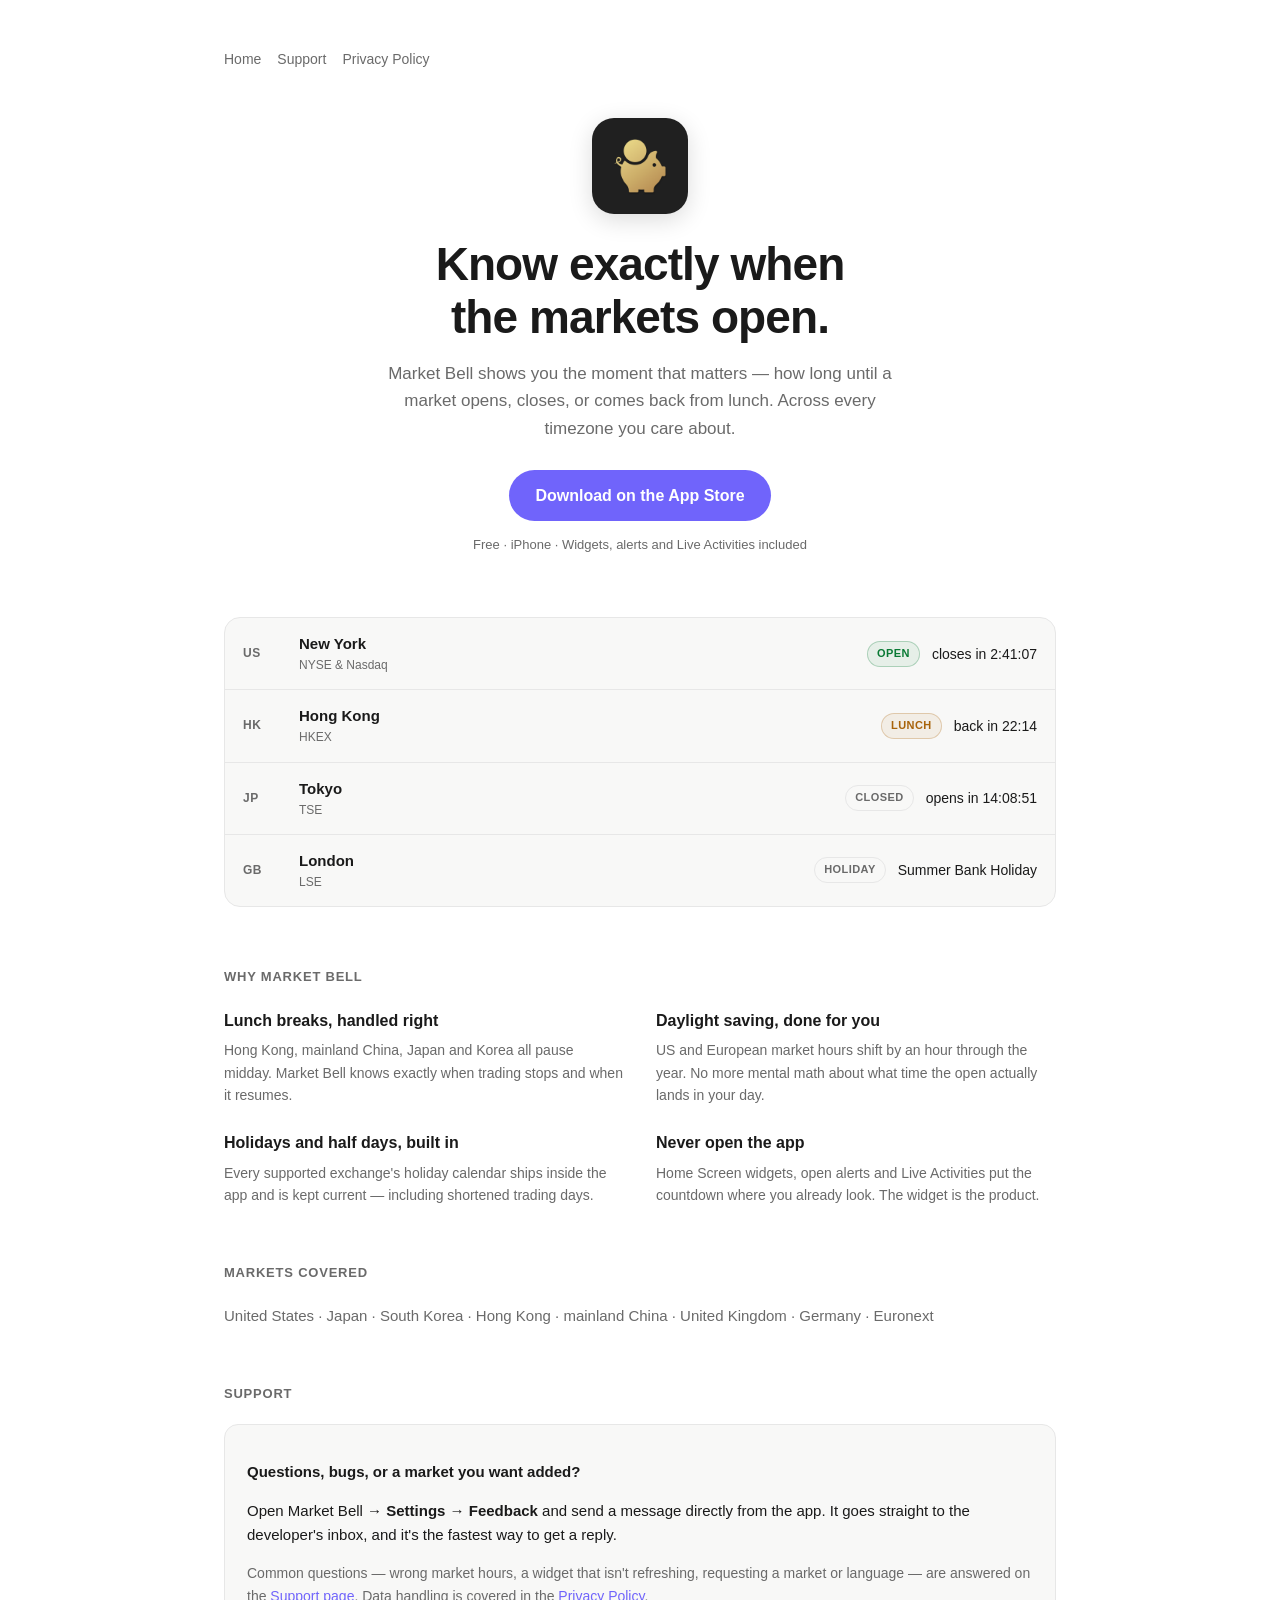
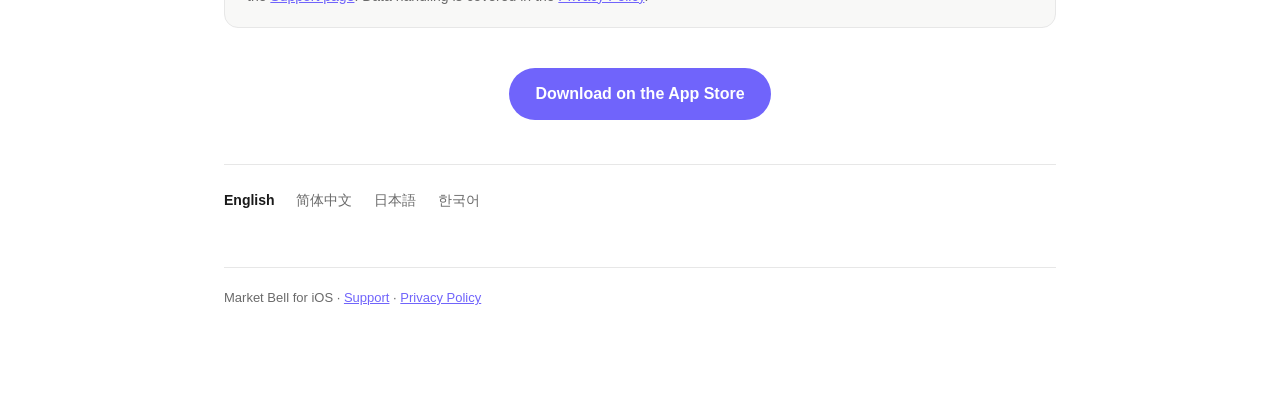
<file: index.html>
<!doctype html>
<html lang="en">
<head>
<meta charset="utf-8">
<meta name="viewport" content="width=device-width, initial-scale=1">
<title>Market Bell — Global Market Open & Close Countdown for iOS</title>
<meta name="description" content="Market Bell tells you at a glance whether a market is open, closed, or about to change. Lunch breaks, daylight saving and exchange holidays are handled automatically. Widgets, alerts and Live Activities included.">
<link rel="canonical" href="https://artzmy.github.io/market-bell-site/">
<link rel="alternate" hreflang="en" href="https://artzmy.github.io/market-bell-site/">
<link rel="alternate" hreflang="zh-Hans" href="https://artzmy.github.io/market-bell-site/zh.html">
<link rel="alternate" hreflang="ja" href="https://artzmy.github.io/market-bell-site/ja.html">
<link rel="alternate" hreflang="ko" href="https://artzmy.github.io/market-bell-site/ko.html">
<link rel="alternate" hreflang="x-default" href="https://artzmy.github.io/market-bell-site/">
<link rel="icon" href="icon.png">

<meta property="og:type" content="website">
<meta property="og:site_name" content="Market Bell">
<meta property="og:locale" content="en_US">
<meta property="og:url" content="https://artzmy.github.io/market-bell-site/">
<meta property="og:title" content="Market Bell — Know exactly when the markets open">
<meta property="og:description" content="Countdowns to every open and close, across every timezone that matters to you. Lunch breaks, daylight saving and exchange holidays handled automatically. Free on the App Store.">
<meta property="og:image" content="https://artzmy.github.io/market-bell-site/icon.png">
<meta property="og:image:width" content="512">
<meta property="og:image:height" content="512">
<meta property="og:image:alt" content="Market Bell — Know exactly when the markets open">
<meta name="twitter:card" content="summary_large_image">
<meta name="twitter:title" content="Market Bell — Know exactly when the markets open">
<meta name="twitter:description" content="Countdowns to every open and close, across every timezone that matters to you. Lunch breaks, daylight saving and exchange holidays handled automatically. Free on the App Store.">
<meta name="twitter:image" content="https://artzmy.github.io/market-bell-site/icon.png">
<meta name="twitter:image:alt" content="Market Bell — Know exactly when the markets open">

<link rel="stylesheet" href="style.css">
</head>
<body>
<div class="wrap wide">
  <nav class="top"><a href="./">Home</a><a href="support.html">Support</a><a href="privacy.html">Privacy Policy</a></nav>

  <header class="hero">
    <img class="hero-icon" src="icon.png" alt="Market Bell" width="96" height="96">
    <h1 class="hero-title">Know exactly when<br>the markets open.</h1>
    <p class="hero-sub">Market Bell shows you the moment that matters &mdash; how long until a market opens, closes, or comes back from lunch. Across every timezone you care about.</p>
    <p class="cta">
      <a class="btn" href="https://apps.apple.com/app/id6783567802?ct=site-en">Download on the App Store</a>
    </p>
    <p class="cta-note">Free &middot; iPhone &middot; Widgets, alerts and Live Activities included</p>
  </header>

  <!-- 纯 CSS 画的示意，不是截图 -->
  <section class="mock" aria-label="Example of the market list">
    <div class="mock-row">
      <span class="mock-flag" aria-hidden="true">US</span>
      <span class="mock-name">New York <em>NYSE &amp; Nasdaq</em></span>
      <span class="mock-state open">Open</span>
      <span class="mock-time">closes in 2:41:07</span>
    </div>
    <div class="mock-row">
      <span class="mock-flag" aria-hidden="true">HK</span>
      <span class="mock-name">Hong Kong <em>HKEX</em></span>
      <span class="mock-state lunch">Lunch</span>
      <span class="mock-time">back in 22:14</span>
    </div>
    <div class="mock-row">
      <span class="mock-flag" aria-hidden="true">JP</span>
      <span class="mock-name">Tokyo <em>TSE</em></span>
      <span class="mock-state closed">Closed</span>
      <span class="mock-time">opens in 14:08:51</span>
    </div>
    <div class="mock-row">
      <span class="mock-flag" aria-hidden="true">GB</span>
      <span class="mock-name">London <em>LSE</em></span>
      <span class="mock-state closed">Holiday</span>
      <span class="mock-time">Summer Bank Holiday</span>
    </div>
  </section>

  <section class="features">
    <h2 class="section-title">Why Market Bell</h2>
    <div class="grid">
      <div class="feat">
        <h3>Lunch breaks, handled right</h3>
        <p>Hong Kong, mainland China, Japan and Korea all pause midday. Market Bell knows exactly when trading stops and when it resumes.</p>
      </div>
      <div class="feat">
        <h3>Daylight saving, done for you</h3>
        <p>US and European market hours shift by an hour through the year. No more mental math about what time the open actually lands in your day.</p>
      </div>
      <div class="feat">
        <h3>Holidays and half days, built in</h3>
        <p>Every supported exchange's holiday calendar ships inside the app and is kept current &mdash; including shortened trading days.</p>
      </div>
      <div class="feat">
        <h3>Never open the app</h3>
        <p>Home Screen widgets, open alerts and Live Activities put the countdown where you already look. The widget is the product.</p>
      </div>
    </div>
  </section>

  <section class="markets">
    <h2 class="section-title">Markets covered</h2>
    <p class="market-list">United States &middot; Japan &middot; South Korea &middot; Hong Kong &middot; mainland China &middot; United Kingdom &middot; Germany &middot; Euronext</p>
  </section>

  <section class="support-block">
    <h2 class="section-title">Support</h2>
    <div class="card">
      <p><strong>Questions, bugs, or a market you want added?</strong></p>
      <p>Open Market Bell &rarr; <strong>Settings &rarr; Feedback</strong> and send a message directly from the app. It goes straight to the developer's inbox, and it's the fastest way to get a reply.</p>
      <p class="support-more">Common questions &mdash; wrong market hours, a widget that isn't refreshing, requesting a market or language &mdash; are answered on the <a href="support.html">Support page</a>. Data handling is covered in the <a href="privacy.html">Privacy Policy</a>.</p>
    </div>
  </section>

  <p class="cta cta-bottom">
    <a class="btn" href="https://apps.apple.com/app/id6783567802?ct=site-en-bottom">Download on the App Store</a>
  </p>

  <nav class="langnav"><span class="lang-current">English</span> <a href="zh.html">简体中文</a> <a href="ja.html">日本語</a> <a href="ko.html">한국어</a></nav>

  <footer>Market Bell for iOS &middot; <a href="support.html">Support</a> &middot; <a href="privacy.html">Privacy Policy</a></footer>
</div>
</body>
</html>
</file>
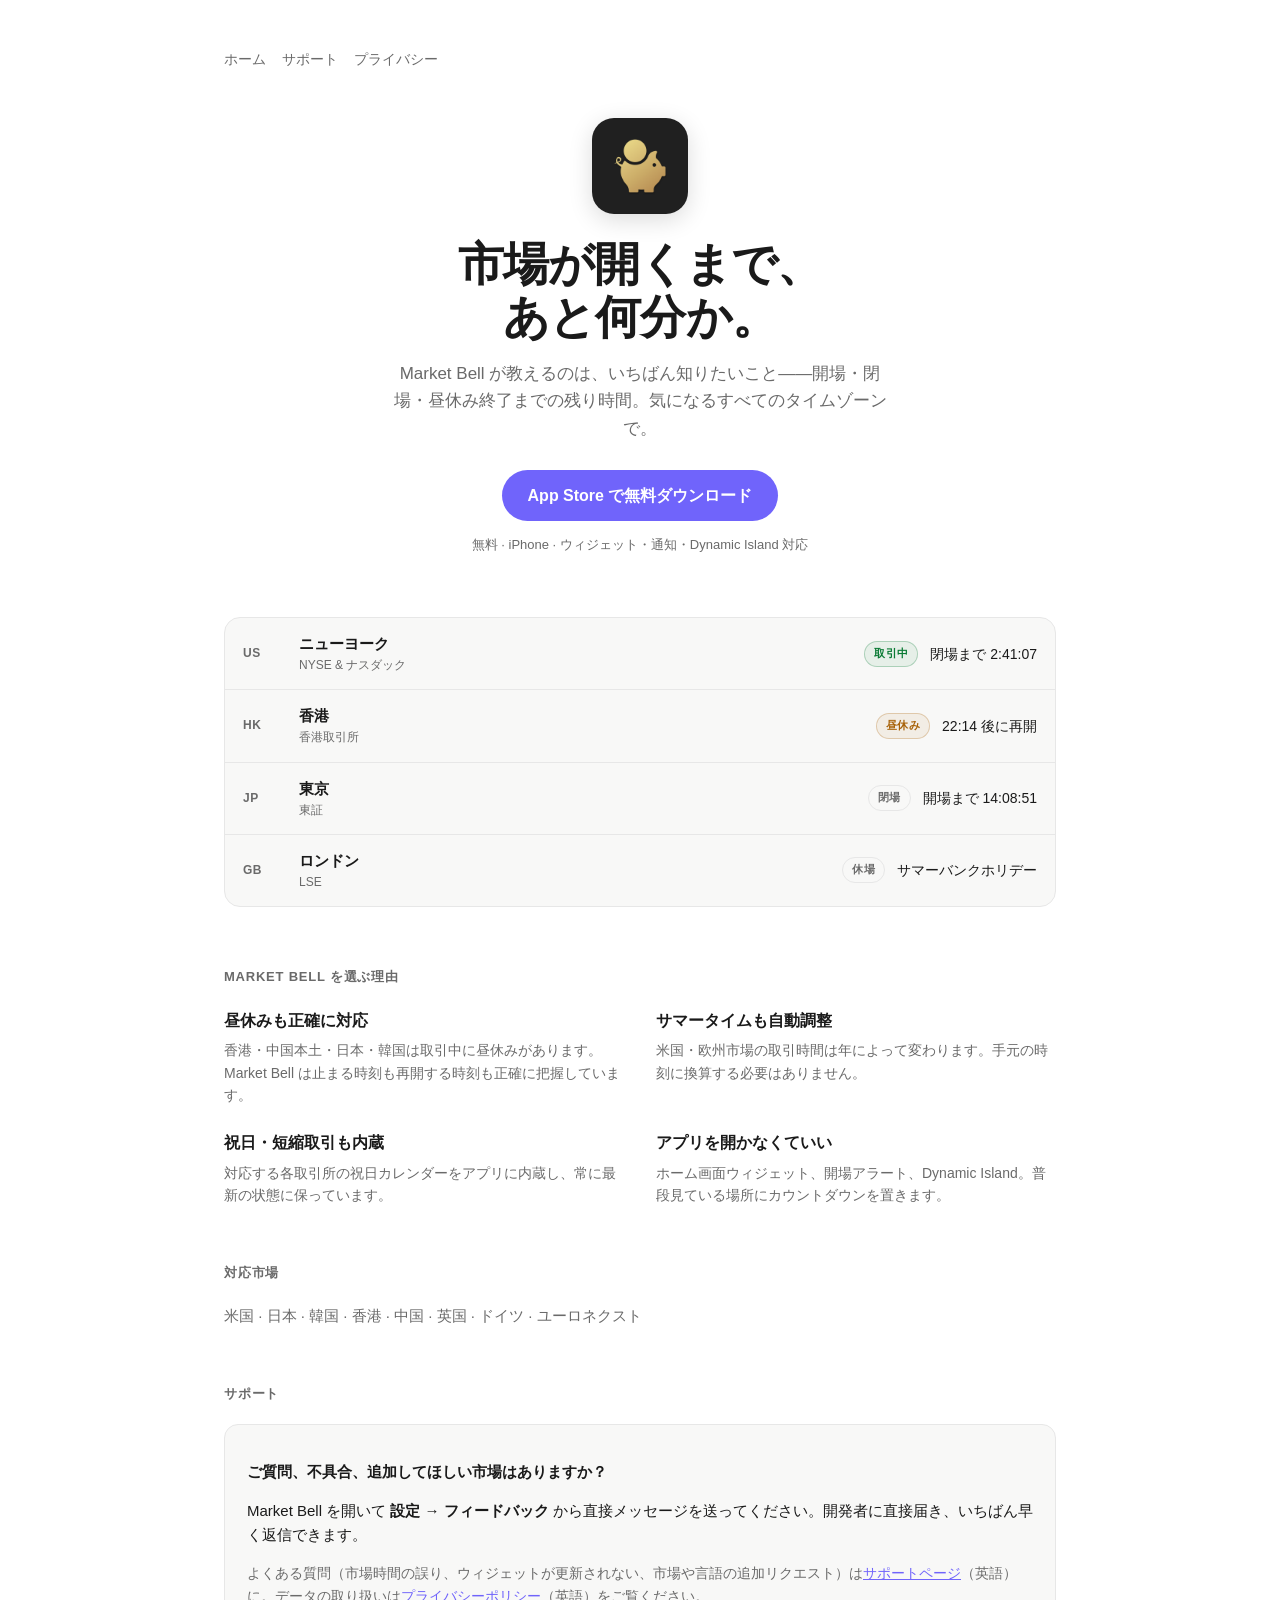
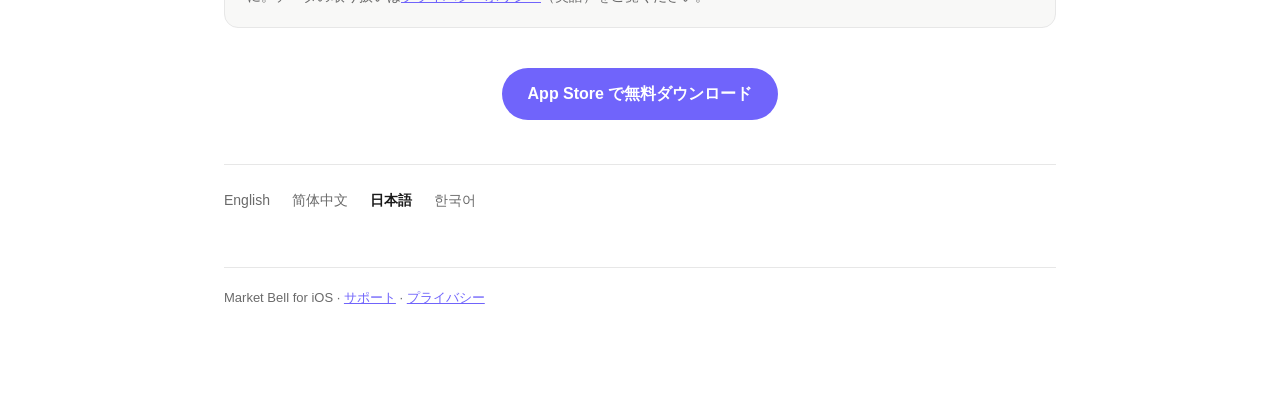
<file: ja.html>
<!doctype html>
<html lang="ja">
<head>
<meta charset="utf-8">
<meta name="viewport" content="width=device-width, initial-scale=1">
<title>Market Bell — 世界の市場の開場・閉場カウントダウン</title>
<meta name="description" content="開場・閉場・昼休み終了までの時間をひと目で。昼休み、サマータイム、祝日はすべて自動で処理。ウィジェット、開場アラート、Dynamic Island に対応。">
<link rel="canonical" href="https://artzmy.github.io/market-bell-site/ja.html">
<link rel="alternate" hreflang="en" href="https://artzmy.github.io/market-bell-site/">
<link rel="alternate" hreflang="zh-Hans" href="https://artzmy.github.io/market-bell-site/zh.html">
<link rel="alternate" hreflang="ja" href="https://artzmy.github.io/market-bell-site/ja.html">
<link rel="alternate" hreflang="ko" href="https://artzmy.github.io/market-bell-site/ko.html">
<link rel="alternate" hreflang="x-default" href="https://artzmy.github.io/market-bell-site/">
<link rel="icon" href="icon.png">

<meta property="og:type" content="website">
<meta property="og:site_name" content="Market Bell">
<meta property="og:locale" content="ja_JP">
<meta property="og:url" content="https://artzmy.github.io/market-bell-site/ja.html">
<meta property="og:title" content="Market Bell — 世界の市場の開場・閉場カウントダウン">
<meta property="og:description" content="開場・閉場・昼休み終了までの残り時間をひと目で。昼休みもサマータイムも祝日も自動で処理します。App Store で無料。">
<meta property="og:image" content="https://artzmy.github.io/market-bell-site/icon.png">
<meta property="og:image:width" content="512">
<meta property="og:image:height" content="512">
<meta property="og:image:alt" content="Market Bell — 世界の市場の開場・閉場カウントダウン">
<meta name="twitter:card" content="summary_large_image">
<meta name="twitter:title" content="Market Bell — 世界の市場の開場・閉場カウントダウン">
<meta name="twitter:description" content="開場・閉場・昼休み終了までの残り時間をひと目で。昼休みもサマータイムも祝日も自動で処理します。App Store で無料。">
<meta name="twitter:image" content="https://artzmy.github.io/market-bell-site/icon.png">
<meta name="twitter:image:alt" content="Market Bell — 世界の市場の開場・閉場カウントダウン">

<link rel="stylesheet" href="style.css">
</head>
<body>
<div class="wrap wide">
  <nav class="top"><a href="ja.html">ホーム</a><a href="support.html">サポート</a><a href="privacy.html">プライバシー</a></nav>

  <header class="hero">
    <img class="hero-icon" src="icon.png" alt="Market Bell" width="96" height="96">
    <h1 class="hero-title">市場が開くまで、<br>あと何分か。</h1>
    <p class="hero-sub">Market Bell が教えるのは、いちばん知りたいこと——開場・閉場・昼休み終了までの残り時間。気になるすべてのタイムゾーンで。</p>
    <p class="cta">
      <a class="btn" href="https://apps.apple.com/app/id6783567802?ct=site-ja">App Store で無料ダウンロード</a>
    </p>
    <p class="cta-note">無料 &middot; iPhone &middot; ウィジェット・通知・Dynamic Island 対応</p>
  </header>

  <!-- 纯 CSS 画的示意，不是截图 -->
  <section class="mock" aria-label="マーケット一覧のイメージ">
    <div class="mock-row">
      <span class="mock-flag" aria-hidden="true">US</span>
      <span class="mock-name">ニューヨーク <em>NYSE &amp; ナスダック</em></span>
      <span class="mock-state open">取引中</span>
      <span class="mock-time">閉場まで 2:41:07</span>
    </div>
    <div class="mock-row">
      <span class="mock-flag" aria-hidden="true">HK</span>
      <span class="mock-name">香港 <em>香港取引所</em></span>
      <span class="mock-state lunch">昼休み</span>
      <span class="mock-time">22:14 後に再開</span>
    </div>
    <div class="mock-row">
      <span class="mock-flag" aria-hidden="true">JP</span>
      <span class="mock-name">東京 <em>東証</em></span>
      <span class="mock-state closed">閉場</span>
      <span class="mock-time">開場まで 14:08:51</span>
    </div>
    <div class="mock-row">
      <span class="mock-flag" aria-hidden="true">GB</span>
      <span class="mock-name">ロンドン <em>LSE</em></span>
      <span class="mock-state closed">休場</span>
      <span class="mock-time">サマーバンクホリデー</span>
    </div>
  </section>

  <section class="features">
    <h2 class="section-title">Market Bell を選ぶ理由</h2>
    <div class="grid">
      <div class="feat">
        <h3>昼休みも正確に対応</h3>
        <p>香港・中国本土・日本・韓国は取引中に昼休みがあります。Market Bell は止まる時刻も再開する時刻も正確に把握しています。</p>
      </div>
      <div class="feat">
        <h3>サマータイムも自動調整</h3>
        <p>米国・欧州市場の取引時間は年によって変わります。手元の時刻に換算する必要はありません。</p>
      </div>
      <div class="feat">
        <h3>祝日・短縮取引も内蔵</h3>
        <p>対応する各取引所の祝日カレンダーをアプリに内蔵し、常に最新の状態に保っています。</p>
      </div>
      <div class="feat">
        <h3>アプリを開かなくていい</h3>
        <p>ホーム画面ウィジェット、開場アラート、Dynamic Island。普段見ている場所にカウントダウンを置きます。</p>
      </div>
    </div>
  </section>

  <section class="markets">
    <h2 class="section-title">対応市場</h2>
    <p class="market-list">米国 &middot; 日本 &middot; 韓国 &middot; 香港 &middot; 中国 &middot; 英国 &middot; ドイツ &middot; ユーロネクスト</p>
  </section>

  <section class="support-block">
    <h2 class="section-title">サポート</h2>
    <div class="card">
      <p><strong>ご質問、不具合、追加してほしい市場はありますか？</strong></p>
      <p>Market Bell を開いて <strong>設定 &rarr; フィードバック</strong> から直接メッセージを送ってください。開発者に直接届き、いちばん早く返信できます。</p>
      <p class="support-more">よくある質問（市場時間の誤り、ウィジェットが更新されない、市場や言語の追加リクエスト）は<a href="support.html">サポートページ</a>（英語）に。データの取り扱いは<a href="privacy.html">プライバシーポリシー</a>（英語）をご覧ください。</p>
    </div>
  </section>

  <p class="cta cta-bottom">
    <a class="btn" href="https://apps.apple.com/app/id6783567802?ct=site-ja-bottom">App Store で無料ダウンロード</a>
  </p>

  <nav class="langnav"><a href="./">English</a> <a href="zh.html">简体中文</a> <span class="lang-current">日本語</span> <a href="ko.html">한국어</a></nav>

  <footer>Market Bell for iOS &middot; <a href="support.html">サポート</a> &middot; <a href="privacy.html">プライバシー</a></footer>
</div>
</body>
</html>
</file>
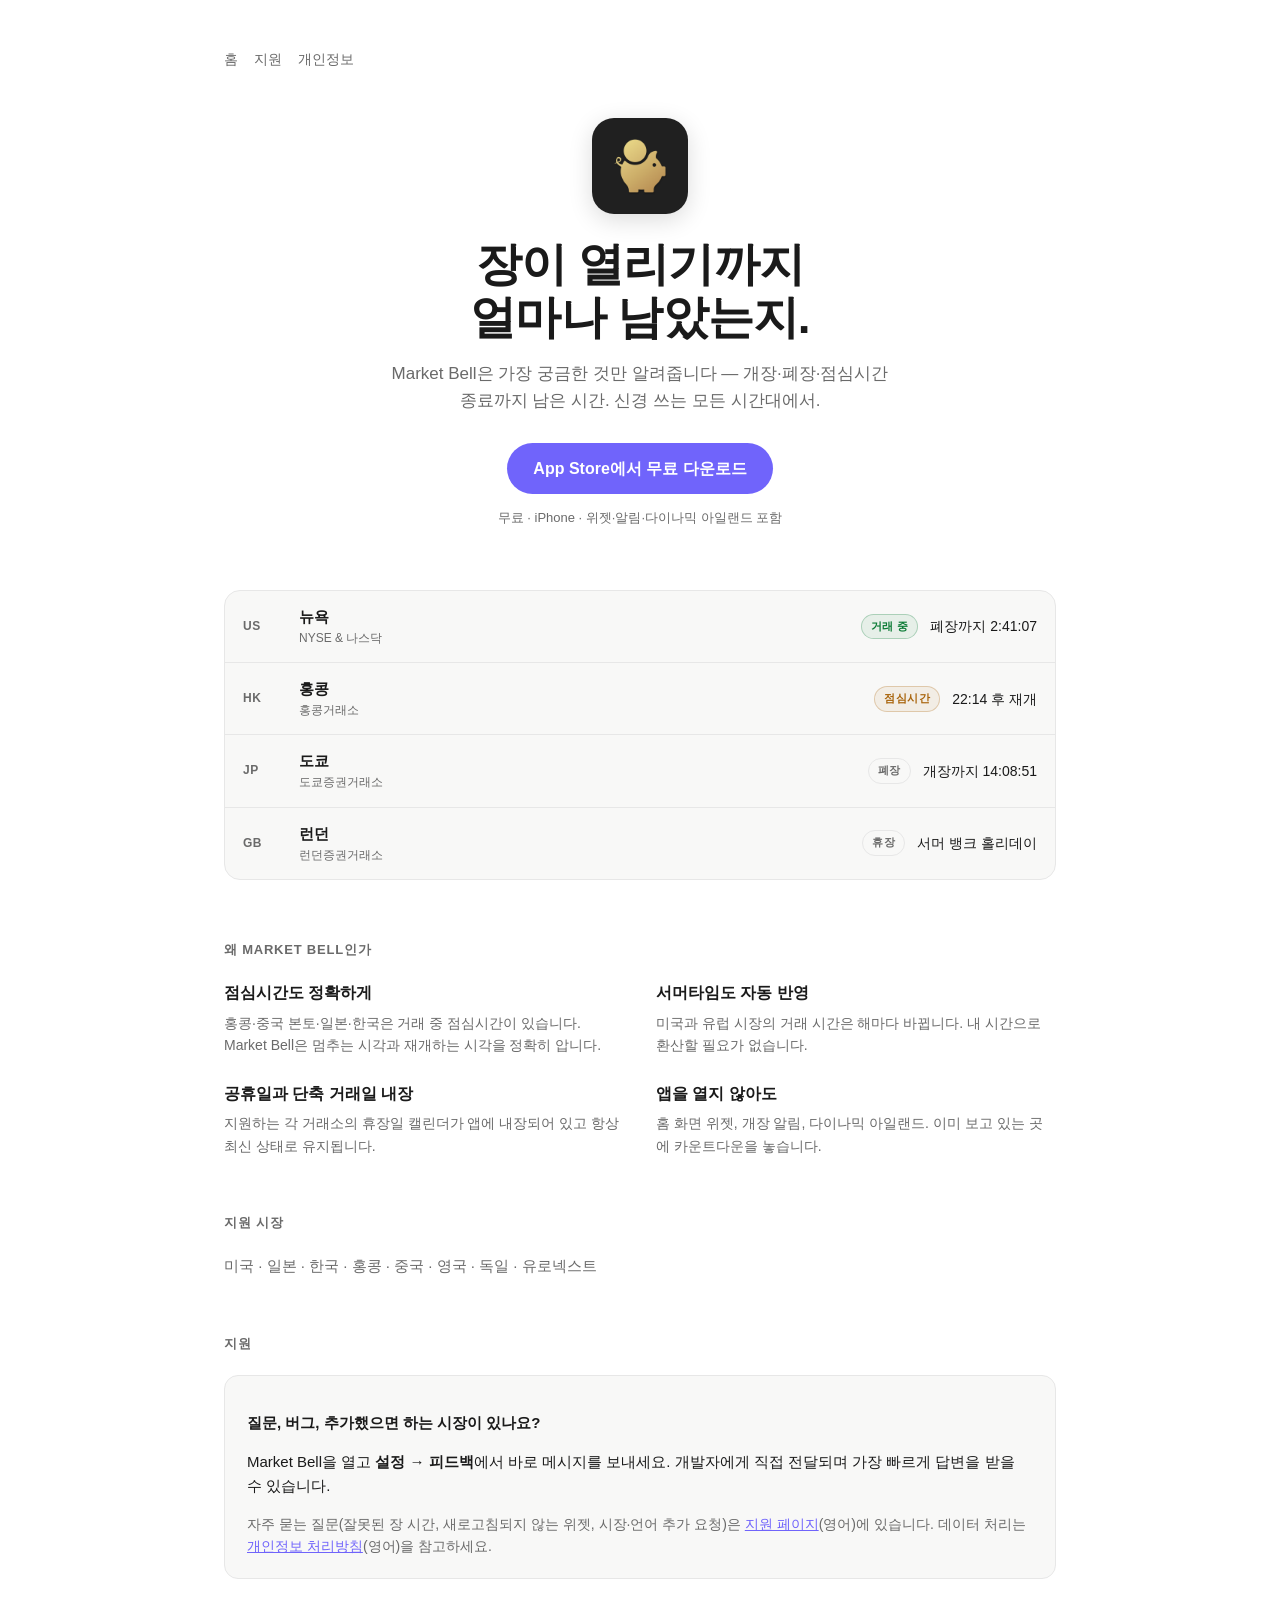
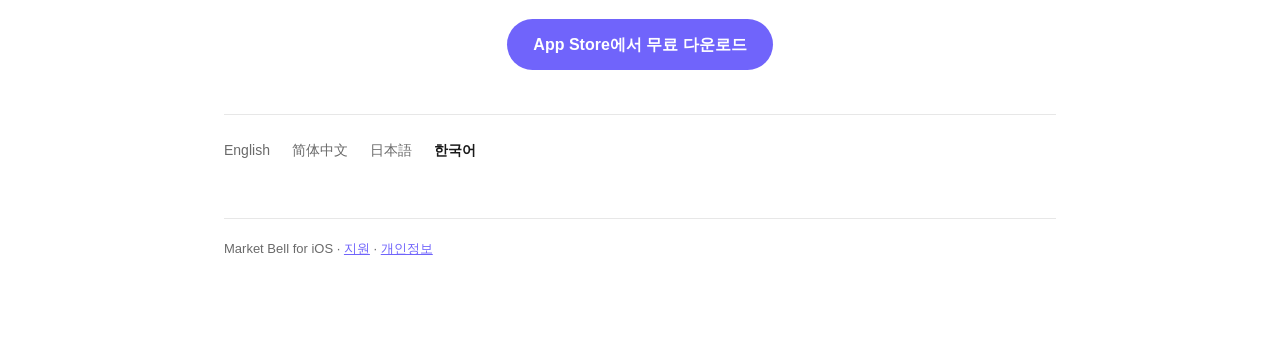
<file: ko.html>
<!doctype html>
<html lang="ko">
<head>
<meta charset="utf-8">
<meta name="viewport" content="width=device-width, initial-scale=1">
<title>Market Bell — 전 세계 증시 개장·폐장 카운트다운</title>
<meta name="description" content="개장·폐장·점심시간 종료까지 남은 시간을 한눈에. 점심시간, 서머타임, 공휴일까지 모두 자동으로 처리합니다. 위젯, 개장 알림, 다이나믹 아일랜드 지원.">
<link rel="canonical" href="https://artzmy.github.io/market-bell-site/ko.html">
<link rel="alternate" hreflang="en" href="https://artzmy.github.io/market-bell-site/">
<link rel="alternate" hreflang="zh-Hans" href="https://artzmy.github.io/market-bell-site/zh.html">
<link rel="alternate" hreflang="ja" href="https://artzmy.github.io/market-bell-site/ja.html">
<link rel="alternate" hreflang="ko" href="https://artzmy.github.io/market-bell-site/ko.html">
<link rel="alternate" hreflang="x-default" href="https://artzmy.github.io/market-bell-site/">
<link rel="icon" href="icon.png">

<meta property="og:type" content="website">
<meta property="og:site_name" content="Market Bell">
<meta property="og:locale" content="ko_KR">
<meta property="og:url" content="https://artzmy.github.io/market-bell-site/ko.html">
<meta property="og:title" content="Market Bell — 전 세계 증시 개장·폐장 카운트다운">
<meta property="og:description" content="개장·폐장·점심시간 종료까지 남은 시간을 한눈에. 점심시간도 서머타임도 공휴일도 자동으로 처리됩니다. App Store에서 무료.">
<meta property="og:image" content="https://artzmy.github.io/market-bell-site/icon.png">
<meta property="og:image:width" content="512">
<meta property="og:image:height" content="512">
<meta property="og:image:alt" content="Market Bell — 전 세계 증시 개장·폐장 카운트다운">
<meta name="twitter:card" content="summary_large_image">
<meta name="twitter:title" content="Market Bell — 전 세계 증시 개장·폐장 카운트다운">
<meta name="twitter:description" content="개장·폐장·점심시간 종료까지 남은 시간을 한눈에. 점심시간도 서머타임도 공휴일도 자동으로 처리됩니다. App Store에서 무료.">
<meta name="twitter:image" content="https://artzmy.github.io/market-bell-site/icon.png">
<meta name="twitter:image:alt" content="Market Bell — 전 세계 증시 개장·폐장 카운트다운">

<link rel="stylesheet" href="style.css">
</head>
<body>
<div class="wrap wide">
  <nav class="top"><a href="ko.html">홈</a><a href="support.html">지원</a><a href="privacy.html">개인정보</a></nav>

  <header class="hero">
    <img class="hero-icon" src="icon.png" alt="Market Bell" width="96" height="96">
    <h1 class="hero-title">장이 열리기까지<br>얼마나 남았는지.</h1>
    <p class="hero-sub">Market Bell은 가장 궁금한 것만 알려줍니다 — 개장·폐장·점심시간 종료까지 남은 시간. 신경 쓰는 모든 시간대에서.</p>
    <p class="cta">
      <a class="btn" href="https://apps.apple.com/app/id6783567802?ct=site-ko">App Store에서 무료 다운로드</a>
    </p>
    <p class="cta-note">무료 &middot; iPhone &middot; 위젯·알림·다이나믹 아일랜드 포함</p>
  </header>

  <!-- 纯 CSS 画的示意，不是截图 -->
  <section class="mock" aria-label="시장 목록 예시">
    <div class="mock-row">
      <span class="mock-flag" aria-hidden="true">US</span>
      <span class="mock-name">뉴욕 <em>NYSE &amp; 나스닥</em></span>
      <span class="mock-state open">거래 중</span>
      <span class="mock-time">폐장까지 2:41:07</span>
    </div>
    <div class="mock-row">
      <span class="mock-flag" aria-hidden="true">HK</span>
      <span class="mock-name">홍콩 <em>홍콩거래소</em></span>
      <span class="mock-state lunch">점심시간</span>
      <span class="mock-time">22:14 후 재개</span>
    </div>
    <div class="mock-row">
      <span class="mock-flag" aria-hidden="true">JP</span>
      <span class="mock-name">도쿄 <em>도쿄증권거래소</em></span>
      <span class="mock-state closed">폐장</span>
      <span class="mock-time">개장까지 14:08:51</span>
    </div>
    <div class="mock-row">
      <span class="mock-flag" aria-hidden="true">GB</span>
      <span class="mock-name">런던 <em>런던증권거래소</em></span>
      <span class="mock-state closed">휴장</span>
      <span class="mock-time">서머 뱅크 홀리데이</span>
    </div>
  </section>

  <section class="features">
    <h2 class="section-title">왜 Market Bell인가</h2>
    <div class="grid">
      <div class="feat">
        <h3>점심시간도 정확하게</h3>
        <p>홍콩·중국 본토·일본·한국은 거래 중 점심시간이 있습니다. Market Bell은 멈추는 시각과 재개하는 시각을 정확히 압니다.</p>
      </div>
      <div class="feat">
        <h3>서머타임도 자동 반영</h3>
        <p>미국과 유럽 시장의 거래 시간은 해마다 바뀝니다. 내 시간으로 환산할 필요가 없습니다.</p>
      </div>
      <div class="feat">
        <h3>공휴일과 단축 거래일 내장</h3>
        <p>지원하는 각 거래소의 휴장일 캘린더가 앱에 내장되어 있고 항상 최신 상태로 유지됩니다.</p>
      </div>
      <div class="feat">
        <h3>앱을 열지 않아도</h3>
        <p>홈 화면 위젯, 개장 알림, 다이나믹 아일랜드. 이미 보고 있는 곳에 카운트다운을 놓습니다.</p>
      </div>
    </div>
  </section>

  <section class="markets">
    <h2 class="section-title">지원 시장</h2>
    <p class="market-list">미국 &middot; 일본 &middot; 한국 &middot; 홍콩 &middot; 중국 &middot; 영국 &middot; 독일 &middot; 유로넥스트</p>
  </section>

  <section class="support-block">
    <h2 class="section-title">지원</h2>
    <div class="card">
      <p><strong>질문, 버그, 추가했으면 하는 시장이 있나요?</strong></p>
      <p>Market Bell을 열고 <strong>설정 &rarr; 피드백</strong>에서 바로 메시지를 보내세요. 개발자에게 직접 전달되며 가장 빠르게 답변을 받을 수 있습니다.</p>
      <p class="support-more">자주 묻는 질문(잘못된 장 시간, 새로고침되지 않는 위젯, 시장·언어 추가 요청)은 <a href="support.html">지원 페이지</a>(영어)에 있습니다. 데이터 처리는 <a href="privacy.html">개인정보 처리방침</a>(영어)을 참고하세요.</p>
    </div>
  </section>

  <p class="cta cta-bottom">
    <a class="btn" href="https://apps.apple.com/app/id6783567802?ct=site-ko-bottom">App Store에서 무료 다운로드</a>
  </p>

  <nav class="langnav"><a href="./">English</a> <a href="zh.html">简体中文</a> <a href="ja.html">日本語</a> <span class="lang-current">한국어</span></nav>

  <footer>Market Bell for iOS &middot; <a href="support.html">지원</a> &middot; <a href="privacy.html">개인정보</a></footer>
</div>
</body>
</html>
</file>
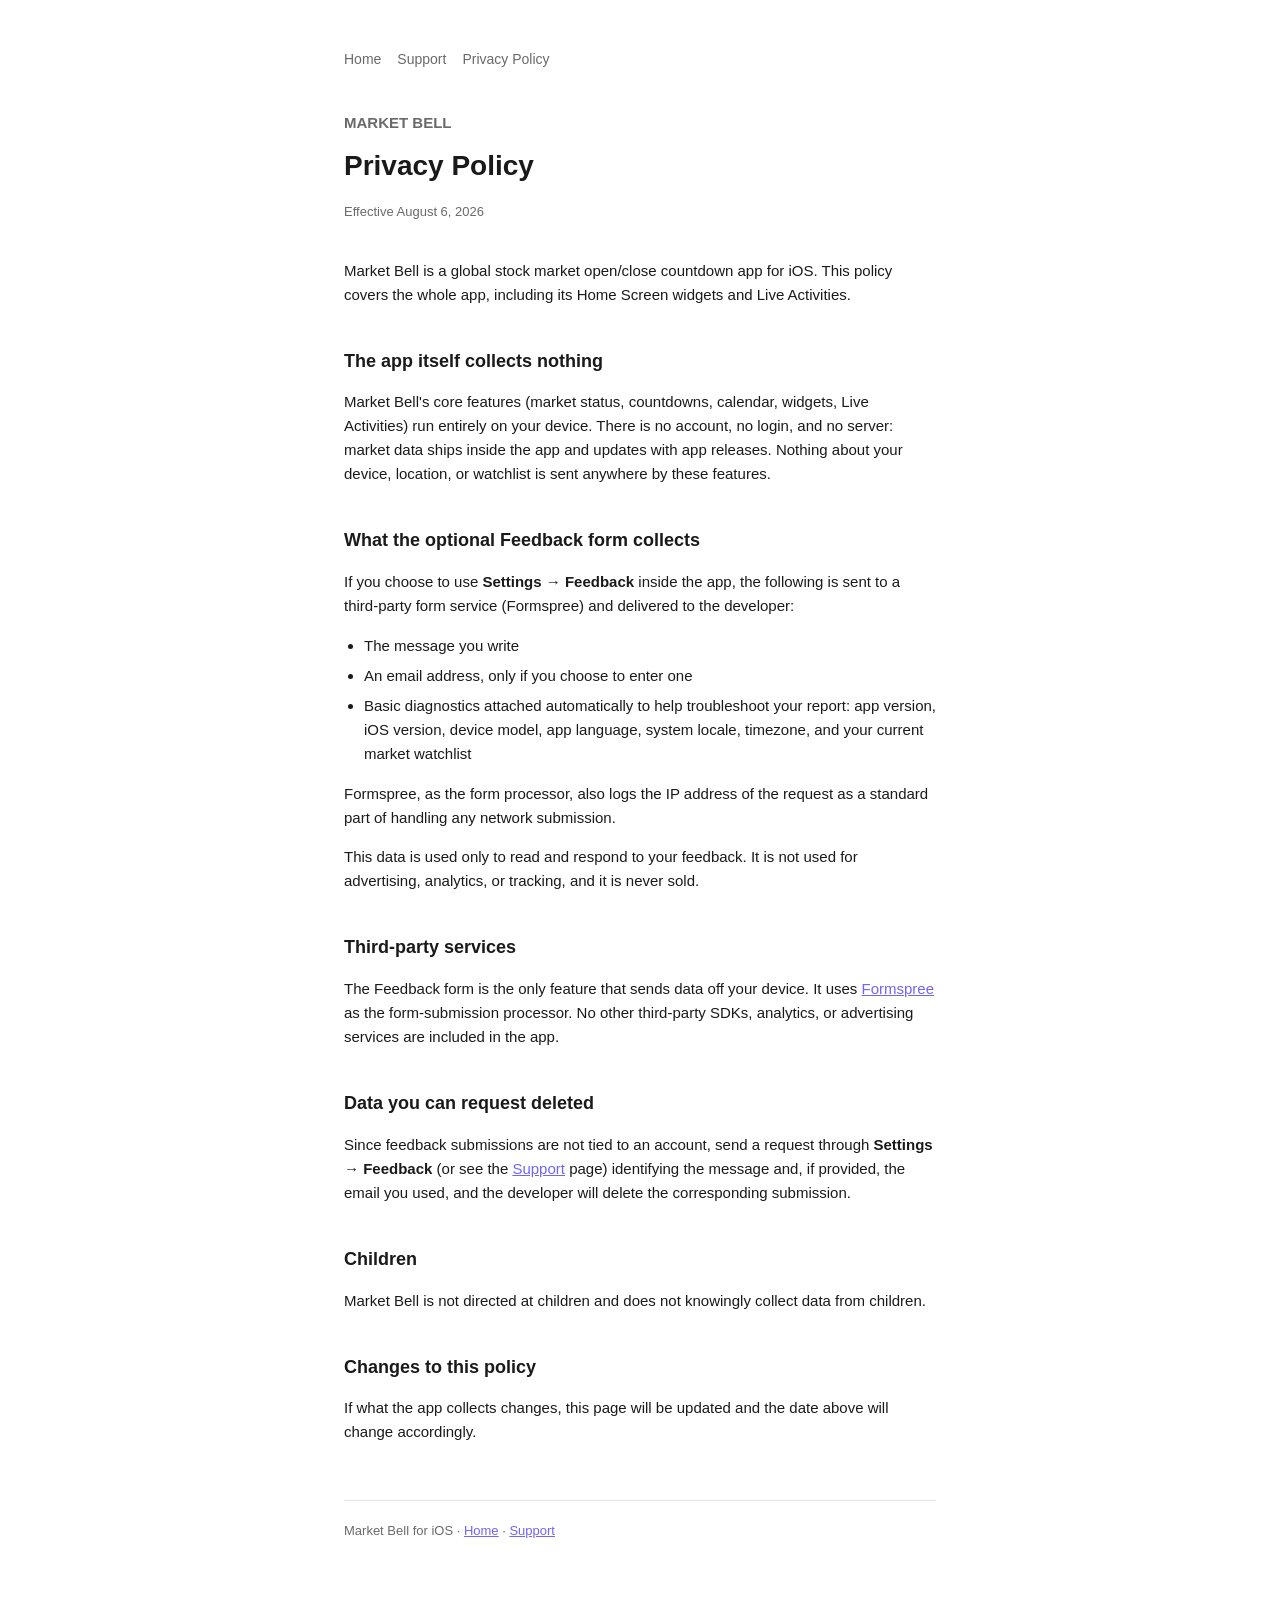
<file: privacy.html>
<!doctype html>
<html lang="en">
<head>
<meta charset="utf-8">
<meta name="viewport" content="width=device-width, initial-scale=1">
<title>Market Bell — Privacy Policy</title>
<meta name="description" content="Privacy policy for Market Bell, the global stock market open and close countdown app for iOS.">
<link rel="canonical" href="https://artzmy.github.io/market-bell-site/privacy.html">
<link rel="icon" href="icon.png">
<meta property="og:type" content="website">
<meta property="og:site_name" content="Market Bell">
<meta property="og:url" content="https://artzmy.github.io/market-bell-site/privacy.html">
<meta property="og:title" content="Market Bell — Privacy Policy">
<meta property="og:description" content="What Market Bell collects (almost nothing) and what the optional in-app Feedback form sends.">
<meta property="og:image" content="https://artzmy.github.io/market-bell-site/icon.png">
<meta property="og:image:width" content="512">
<meta property="og:image:height" content="512">
<meta name="twitter:card" content="summary_large_image">
<meta name="twitter:title" content="Market Bell — Privacy Policy">
<meta name="twitter:description" content="What Market Bell collects (almost nothing) and what the optional in-app Feedback form sends.">
<meta name="twitter:image" content="https://artzmy.github.io/market-bell-site/icon.png">
<link rel="stylesheet" href="style.css">
</head>
<body>
<div class="wrap">
  <nav class="top"><a href="./">Home</a><a href="support.html">Support</a><a href="privacy.html">Privacy Policy</a></nav>

  <div class="brand"><span>MARKET BELL</span></div>
  <h1>Privacy Policy</h1>
  <p class="updated">Effective August 6, 2026</p>

  <p>Market Bell is a global stock market open/close countdown app for iOS. This policy covers the whole app, including its Home Screen widgets and Live Activities.</p>

  <h2>The app itself collects nothing</h2>
  <p>Market Bell's core features (market status, countdowns, calendar, widgets, Live Activities) run entirely on your device. There is no account, no login, and no server: market data ships inside the app and updates with app releases. Nothing about your device, location, or watchlist is sent anywhere by these features.</p>

  <h2>What the optional Feedback form collects</h2>
  <p>If you choose to use <strong>Settings → Feedback</strong> inside the app, the following is sent to a third-party form service (Formspree) and delivered to the developer:</p>
  <ul>
    <li>The message you write</li>
    <li>An email address, only if you choose to enter one</li>
    <li>Basic diagnostics attached automatically to help troubleshoot your report: app version, iOS version, device model, app language, system locale, timezone, and your current market watchlist</li>
  </ul>
  <p>Formspree, as the form processor, also logs the IP address of the request as a standard part of handling any network submission.</p>
  <p>This data is used only to read and respond to your feedback. It is not used for advertising, analytics, or tracking, and it is never sold.</p>

  <h2>Third-party services</h2>
  <p>The Feedback form is the only feature that sends data off your device. It uses <a href="https://formspree.io/legal/privacy-policy/">Formspree</a> as the form-submission processor. No other third-party SDKs, analytics, or advertising services are included in the app.</p>

  <h2>Data you can request deleted</h2>
  <p>Since feedback submissions are not tied to an account, send a request through <strong>Settings → Feedback</strong> (or see the <a href="support.html">Support</a> page) identifying the message and, if provided, the email you used, and the developer will delete the corresponding submission.</p>

  <h2>Children</h2>
  <p>Market Bell is not directed at children and does not knowingly collect data from children.</p>

  <h2>Changes to this policy</h2>
  <p>If what the app collects changes, this page will be updated and the date above will change accordingly.</p>

  <footer>Market Bell for iOS · <a href="./">Home</a> · <a href="support.html">Support</a></footer>
</div>
</body>
</html>
</file>
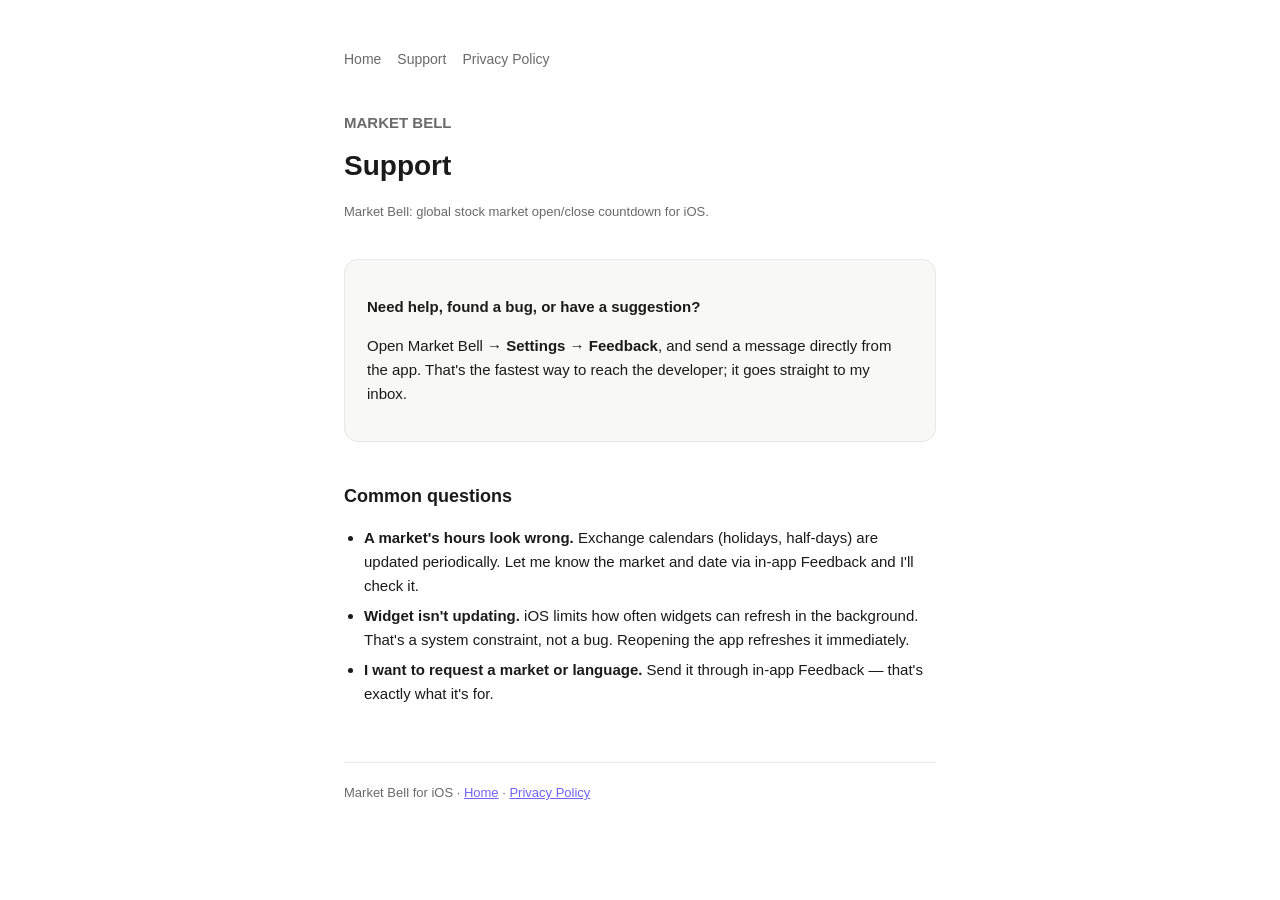
<file: support.html>
<!doctype html>
<html lang="en">
<head>
<meta charset="utf-8">
<meta name="viewport" content="width=device-width, initial-scale=1">
<title>Market Bell — Support</title>
<meta name="description" content="Support for Market Bell, the global stock market open and close countdown app for iOS.">
<link rel="canonical" href="https://artzmy.github.io/market-bell-site/support.html">
<link rel="icon" href="icon.png">
<meta property="og:type" content="website">
<meta property="og:site_name" content="Market Bell">
<meta property="og:url" content="https://artzmy.github.io/market-bell-site/support.html">
<meta property="og:title" content="Market Bell — Support">
<meta property="og:description" content="Help, bug reports and feature requests for Market Bell, the global market open/close countdown for iOS.">
<meta property="og:image" content="https://artzmy.github.io/market-bell-site/icon.png">
<meta property="og:image:width" content="512">
<meta property="og:image:height" content="512">
<meta name="twitter:card" content="summary_large_image">
<meta name="twitter:title" content="Market Bell — Support">
<meta name="twitter:description" content="Help, bug reports and feature requests for Market Bell, the global market open/close countdown for iOS.">
<meta name="twitter:image" content="https://artzmy.github.io/market-bell-site/icon.png">
<link rel="stylesheet" href="style.css">
</head>
<body>
<div class="wrap">
  <nav class="top"><a href="./">Home</a><a href="support.html">Support</a><a href="privacy.html">Privacy Policy</a></nav>

  <div class="brand"><span>MARKET BELL</span></div>
  <h1>Support</h1>
  <p class="updated">Market Bell: global stock market open/close countdown for iOS.</p>

  <div class="card">
    <p><strong>Need help, found a bug, or have a suggestion?</strong></p>
    <p>Open Market Bell &rarr; <strong>Settings &rarr; Feedback</strong>, and send a message directly from the app. That's the fastest way to reach the developer; it goes straight to my inbox.</p>
  </div>

  <h2>Common questions</h2>
  <ul>
    <li><strong>A market's hours look wrong.</strong> Exchange calendars (holidays, half-days) are updated periodically. Let me know the market and date via in-app Feedback and I'll check it.</li>
    <li><strong>Widget isn't updating.</strong> iOS limits how often widgets can refresh in the background. That's a system constraint, not a bug. Reopening the app refreshes it immediately.</li>
    <li><strong>I want to request a market or language.</strong> Send it through in-app Feedback &mdash; that's exactly what it's for.</li>
  </ul>

  <footer>Market Bell for iOS &middot; <a href="./">Home</a> &middot; <a href="privacy.html">Privacy Policy</a></footer>
</div>
</body>
</html>
</file>
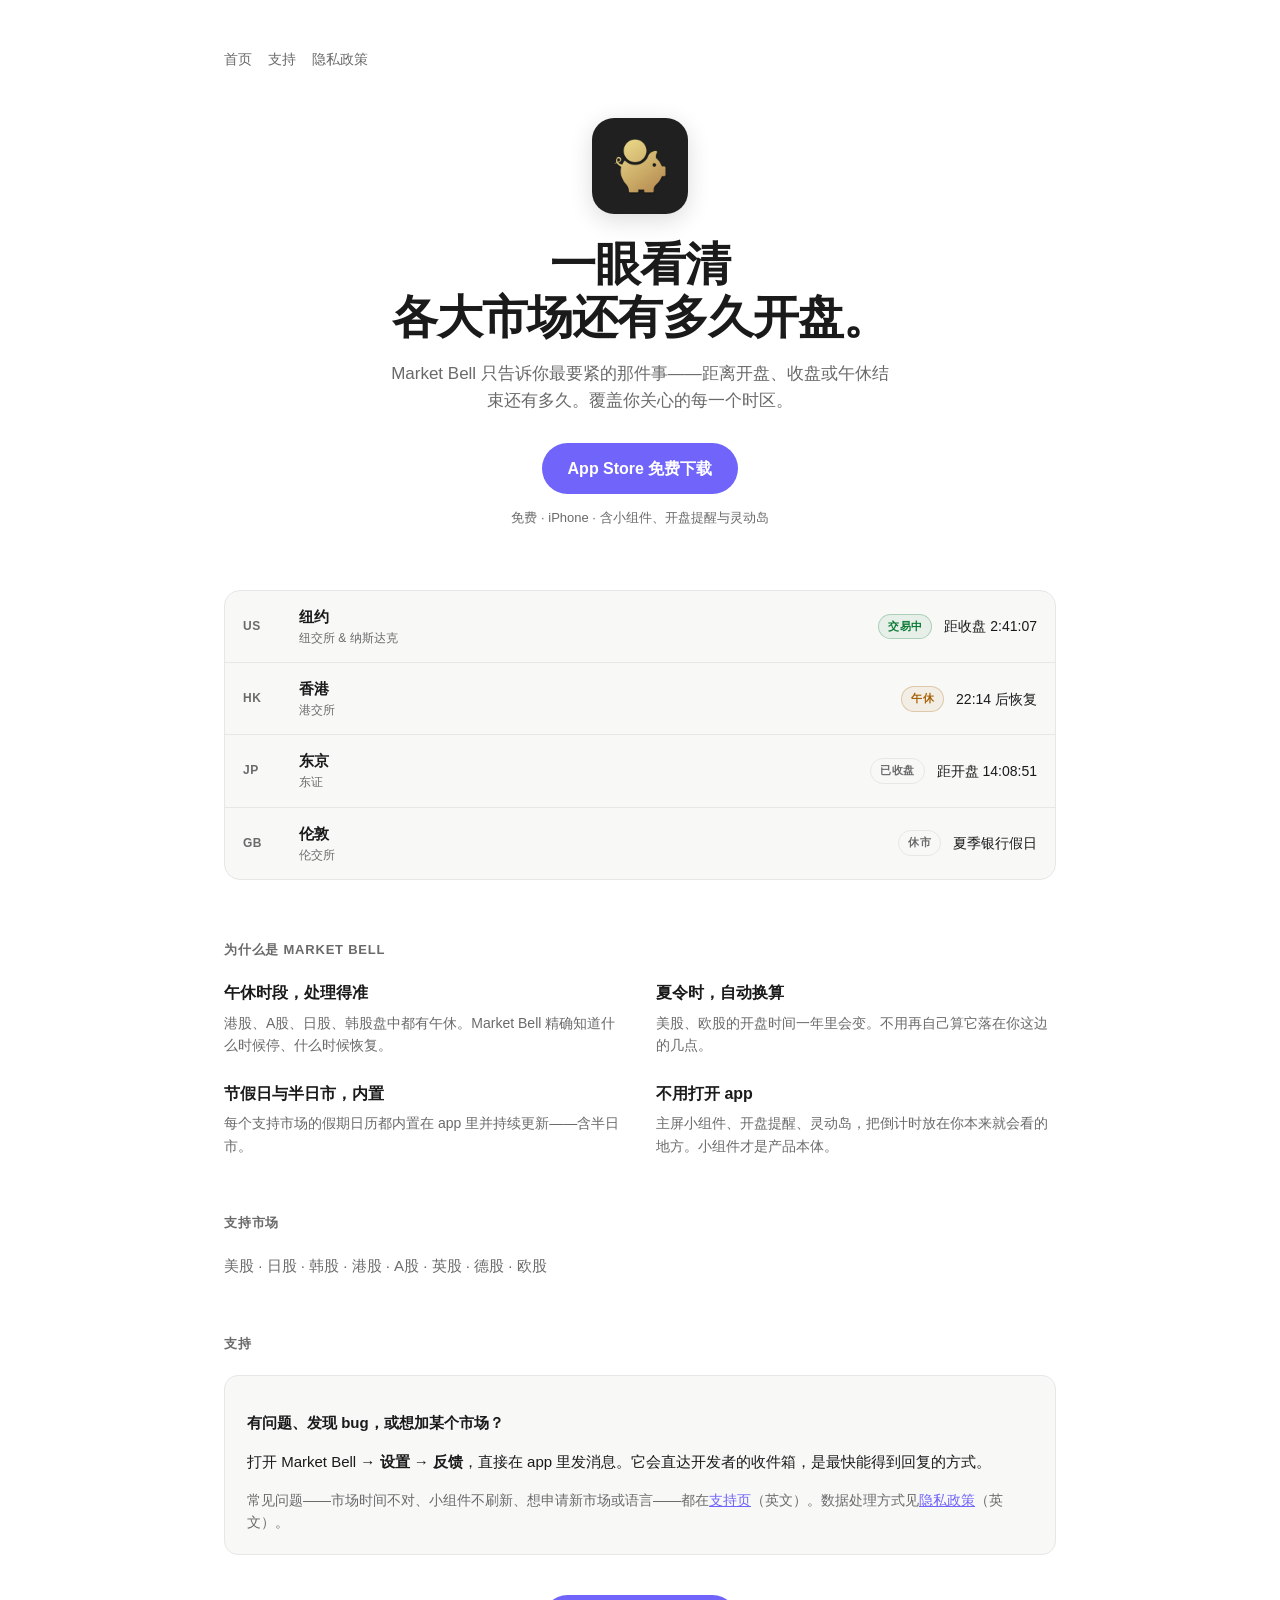
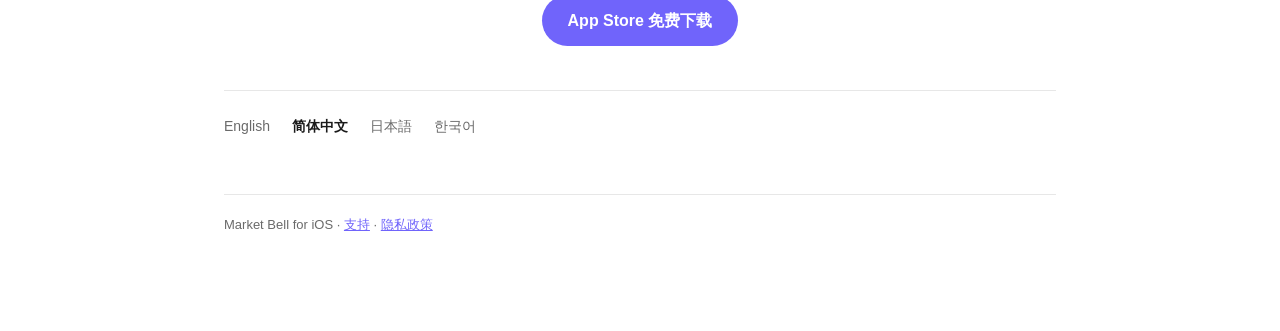
<file: zh.html>
<!doctype html>
<html lang="zh-Hans">
<head>
<meta charset="utf-8">
<meta name="viewport" content="width=device-width, initial-scale=1">
<title>Market Bell — 全球股市开收盘倒计时</title>
<meta name="description" content="一眼看清各大市场还有多久开盘、收盘、午休结束。午休时段、夏令时、节假日全部自动处理，还有小组件、开盘提醒和灵动岛。">
<link rel="canonical" href="https://artzmy.github.io/market-bell-site/zh.html">
<link rel="alternate" hreflang="en" href="https://artzmy.github.io/market-bell-site/">
<link rel="alternate" hreflang="zh-Hans" href="https://artzmy.github.io/market-bell-site/zh.html">
<link rel="alternate" hreflang="ja" href="https://artzmy.github.io/market-bell-site/ja.html">
<link rel="alternate" hreflang="ko" href="https://artzmy.github.io/market-bell-site/ko.html">
<link rel="alternate" hreflang="x-default" href="https://artzmy.github.io/market-bell-site/">
<link rel="icon" href="icon.png">

<meta property="og:type" content="website">
<meta property="og:site_name" content="Market Bell">
<meta property="og:locale" content="zh_CN">
<meta property="og:url" content="https://artzmy.github.io/market-bell-site/zh.html">
<meta property="og:title" content="Market Bell — 全球股市开收盘倒计时">
<meta property="og:description" content="一眼看清各大市场还有多久开盘、收盘、午休结束。午休、夏令时、节假日全自动处理。App Store 免费下载。">
<meta property="og:image" content="https://artzmy.github.io/market-bell-site/icon.png">
<meta property="og:image:width" content="512">
<meta property="og:image:height" content="512">
<meta property="og:image:alt" content="Market Bell — 全球股市开收盘倒计时">
<meta name="twitter:card" content="summary_large_image">
<meta name="twitter:title" content="Market Bell — 全球股市开收盘倒计时">
<meta name="twitter:description" content="一眼看清各大市场还有多久开盘、收盘、午休结束。午休、夏令时、节假日全自动处理。App Store 免费下载。">
<meta name="twitter:image" content="https://artzmy.github.io/market-bell-site/icon.png">
<meta name="twitter:image:alt" content="Market Bell — 全球股市开收盘倒计时">

<link rel="stylesheet" href="style.css">
</head>
<body>
<div class="wrap wide">
  <nav class="top"><a href="zh.html">首页</a><a href="support.html">支持</a><a href="privacy.html">隐私政策</a></nav>

  <header class="hero">
    <img class="hero-icon" src="icon.png" alt="Market Bell" width="96" height="96">
    <h1 class="hero-title">一眼看清<br>各大市场还有多久开盘。</h1>
    <p class="hero-sub">Market Bell 只告诉你最要紧的那件事——距离开盘、收盘或午休结束还有多久。覆盖你关心的每一个时区。</p>
    <p class="cta">
      <a class="btn" href="https://apps.apple.com/app/id6783567802?ct=site-zh">App Store 免费下载</a>
    </p>
    <p class="cta-note">免费 &middot; iPhone &middot; 含小组件、开盘提醒与灵动岛</p>
  </header>

  <!-- 纯 CSS 画的示意，不是截图 -->
  <section class="mock" aria-label="市场列表示意">
    <div class="mock-row">
      <span class="mock-flag" aria-hidden="true">US</span>
      <span class="mock-name">纽约 <em>纽交所 &amp; 纳斯达克</em></span>
      <span class="mock-state open">交易中</span>
      <span class="mock-time">距收盘 2:41:07</span>
    </div>
    <div class="mock-row">
      <span class="mock-flag" aria-hidden="true">HK</span>
      <span class="mock-name">香港 <em>港交所</em></span>
      <span class="mock-state lunch">午休</span>
      <span class="mock-time">22:14 后恢复</span>
    </div>
    <div class="mock-row">
      <span class="mock-flag" aria-hidden="true">JP</span>
      <span class="mock-name">东京 <em>东证</em></span>
      <span class="mock-state closed">已收盘</span>
      <span class="mock-time">距开盘 14:08:51</span>
    </div>
    <div class="mock-row">
      <span class="mock-flag" aria-hidden="true">GB</span>
      <span class="mock-name">伦敦 <em>伦交所</em></span>
      <span class="mock-state closed">休市</span>
      <span class="mock-time">夏季银行假日</span>
    </div>
  </section>

  <section class="features">
    <h2 class="section-title">为什么是 Market Bell</h2>
    <div class="grid">
      <div class="feat">
        <h3>午休时段，处理得准</h3>
        <p>港股、A股、日股、韩股盘中都有午休。Market Bell 精确知道什么时候停、什么时候恢复。</p>
      </div>
      <div class="feat">
        <h3>夏令时，自动换算</h3>
        <p>美股、欧股的开盘时间一年里会变。不用再自己算它落在你这边的几点。</p>
      </div>
      <div class="feat">
        <h3>节假日与半日市，内置</h3>
        <p>每个支持市场的假期日历都内置在 app 里并持续更新——含半日市。</p>
      </div>
      <div class="feat">
        <h3>不用打开 app</h3>
        <p>主屏小组件、开盘提醒、灵动岛，把倒计时放在你本来就会看的地方。小组件才是产品本体。</p>
      </div>
    </div>
  </section>

  <section class="markets">
    <h2 class="section-title">支持市场</h2>
    <p class="market-list">美股 &middot; 日股 &middot; 韩股 &middot; 港股 &middot; A股 &middot; 英股 &middot; 德股 &middot; 欧股</p>
  </section>

  <section class="support-block">
    <h2 class="section-title">支持</h2>
    <div class="card">
      <p><strong>有问题、发现 bug，或想加某个市场？</strong></p>
      <p>打开 Market Bell &rarr; <strong>设置 &rarr; 反馈</strong>，直接在 app 里发消息。它会直达开发者的收件箱，是最快能得到回复的方式。</p>
      <p class="support-more">常见问题——市场时间不对、小组件不刷新、想申请新市场或语言——都在<a href="support.html">支持页</a>（英文）。数据处理方式见<a href="privacy.html">隐私政策</a>（英文）。</p>
    </div>
  </section>

  <p class="cta cta-bottom">
    <a class="btn" href="https://apps.apple.com/app/id6783567802?ct=site-zh-bottom">App Store 免费下载</a>
  </p>

  <nav class="langnav"><a href="./">English</a> <span class="lang-current">简体中文</span> <a href="ja.html">日本語</a> <a href="ko.html">한국어</a></nav>

  <footer>Market Bell for iOS &middot; <a href="support.html">支持</a> &middot; <a href="privacy.html">隐私政策</a></footer>
</div>
</body>
</html>
</file>
<file: style.css>
:root {
  color-scheme: light dark;
  --bg: #ffffff;
  --fg: #1a1a1a;
  --muted: #6a6a6a;
  --accent: #7064fb;
  --card: #f8f8f7;
  --border: #e7e7e7;
}
@media (prefers-color-scheme: dark) {
  :root {
    --bg: #111113;
    --fg: #f2f2f2;
    --muted: #9a9a9a;
    --accent: #a79bff;
    --card: #1b1b1e;
    --border: #2a2a2e;
  }
}
* { box-sizing: border-box; }
body {
  margin: 0;
  background: var(--bg);
  color: var(--fg);
  font-family: -apple-system, BlinkMacSystemFont, "Helvetica Neue", "PingFang SC", "Noto Sans", Arial, sans-serif;
  line-height: 1.6;
}
.wrap {
  max-width: 640px;
  margin: 0 auto;
  padding: 48px 24px 96px;
}
.brand {
  margin-bottom: 8px;
}
.brand span {
  font-weight: 600;
  font-size: 15px;
  color: var(--muted);
}
h1 {
  font-size: 28px;
  margin: 4px 0 4px;
}
.updated {
  color: var(--muted);
  font-size: 13px;
  margin-bottom: 36px;
}
h2 {
  font-size: 18px;
  margin: 36px 0 12px;
  padding-top: 4px;
}
h2.lang-switch {
  border-top: 1px solid var(--border);
  padding-top: 32px;
  margin-top: 48px;
  color: var(--muted);
  font-size: 13px;
  font-weight: 600;
  letter-spacing: 0.02em;
  text-transform: uppercase;
}
p, li { color: var(--fg); font-size: 15px; }
ul { padding-left: 20px; }
li { margin: 6px 0; }
a { color: var(--accent); }
.card {
  background: var(--card);
  border: 1px solid var(--border);
  border-radius: 14px;
  padding: 20px 22px;
  margin: 20px 0;
}
nav.top {
  margin-bottom: 40px;
  font-size: 14px;
}
nav.top a { margin-right: 16px; color: var(--muted); text-decoration: none; }
nav.top a:hover { color: var(--accent); }
footer {
  margin-top: 56px;
  padding-top: 20px;
  border-top: 1px solid var(--border);
  color: var(--muted);
  font-size: 13px;
}

/* ---------- Landing page (index.html) ---------- */

.wrap.wide { max-width: 880px; }

.hero { text-align: center; padding: 8px 0 40px; }
.hero-icon {
  width: 96px; height: 96px;
  border-radius: 22px;
  display: block; margin: 0 auto 24px;
  box-shadow: 0 6px 24px rgba(0,0,0,0.14);
}
.hero-title {
  font-size: clamp(30px, 6vw, 46px);
  line-height: 1.15;
  letter-spacing: -0.02em;
  margin: 0 0 16px;
}
.hero-sub {
  color: var(--muted);
  font-size: 17px;
  max-width: 30em;
  margin: 0 auto 28px;
}
.cta { margin: 0; }
.btn {
  display: inline-block;
  background: var(--accent);
  color: #fff;
  text-decoration: none;
  font-weight: 600;
  font-size: 16px;
  padding: 13px 26px;
  border-radius: 999px;
}
.btn:hover { filter: brightness(1.08); }
.cta-note { color: var(--muted); font-size: 13px; margin-top: 14px; }
.cta-bottom { text-align: center; margin: 40px 0 8px; }

/* Illustrative market list */
.mock {
  border: 1px solid var(--border);
  border-radius: 16px;
  overflow: hidden;
  background: var(--card);
  margin: 8px 0 56px;
}
.mock-row {
  display: grid;
  grid-template-columns: 44px 1fr auto auto;
  align-items: center;
  gap: 12px;
  padding: 14px 18px;
  border-top: 1px solid var(--border);
}
.mock-row:first-child { border-top: 0; }
.mock-flag {
  font-size: 12px; font-weight: 700; letter-spacing: 0.04em;
  color: var(--muted);
}
.mock-name { font-size: 15px; font-weight: 600; }
.mock-name em {
  display: block;
  font-style: normal; font-weight: 400;
  font-size: 12px; color: var(--muted);
}
.mock-state {
  font-size: 11px; font-weight: 700;
  text-transform: uppercase; letter-spacing: 0.04em;
  padding: 3px 9px; border-radius: 999px;
  border: 1px solid var(--border);
  color: var(--muted);
  white-space: nowrap;
}
.mock-state.open { color: #0a7a34; border-color: #0a7a3444; background: #0a7a3412; }
.mock-state.lunch { color: #a8630a; border-color: #a8630a44; background: #a8630a12; }
@media (prefers-color-scheme: dark) {
  .mock-state.open { color: #4ad07f; border-color: #4ad07f44; background: #4ad07f14; }
  .mock-state.lunch { color: #e5b567; border-color: #e5b56744; background: #e5b56714; }
}
.mock-time {
  font-variant-numeric: tabular-nums;
  font-size: 14px; color: var(--fg);
  white-space: nowrap;
}

.section-title {
  font-size: 13px; font-weight: 600;
  text-transform: uppercase; letter-spacing: 0.06em;
  color: var(--muted);
  margin: 0 0 20px;
}
.grid {
  display: grid;
  grid-template-columns: repeat(auto-fit, minmax(260px, 1fr));
  gap: 24px 32px;
}
.feat h3 { font-size: 16px; margin: 0 0 6px; }
.feat p { color: var(--muted); font-size: 14px; margin: 0; }

.features, .markets { margin-bottom: 52px; }
.market-list { color: var(--muted); font-size: 15px; margin: 0; }
.support-block { margin-bottom: 8px; }
.support-block .card p:last-child { margin-bottom: 0; }
.support-more { color: var(--muted); font-size: 14px; }

@media (max-width: 560px) {
  .mock-row { grid-template-columns: 34px 1fr auto; row-gap: 4px; }
  .mock-time { grid-column: 2 / -1; font-size: 13px; color: var(--muted); }
}

/* 语言切换（落地页底部） */
.langnav {
  margin: 44px 0 0;
  padding-top: 24px;
  border-top: 1px solid var(--border);
  font-size: 14px;
}
.langnav a { color: var(--muted); text-decoration: none; margin-right: 18px; }
.langnav a:hover { color: var(--accent); }
.lang-current { color: var(--fg); font-weight: 600; margin-right: 18px; }
</file>
